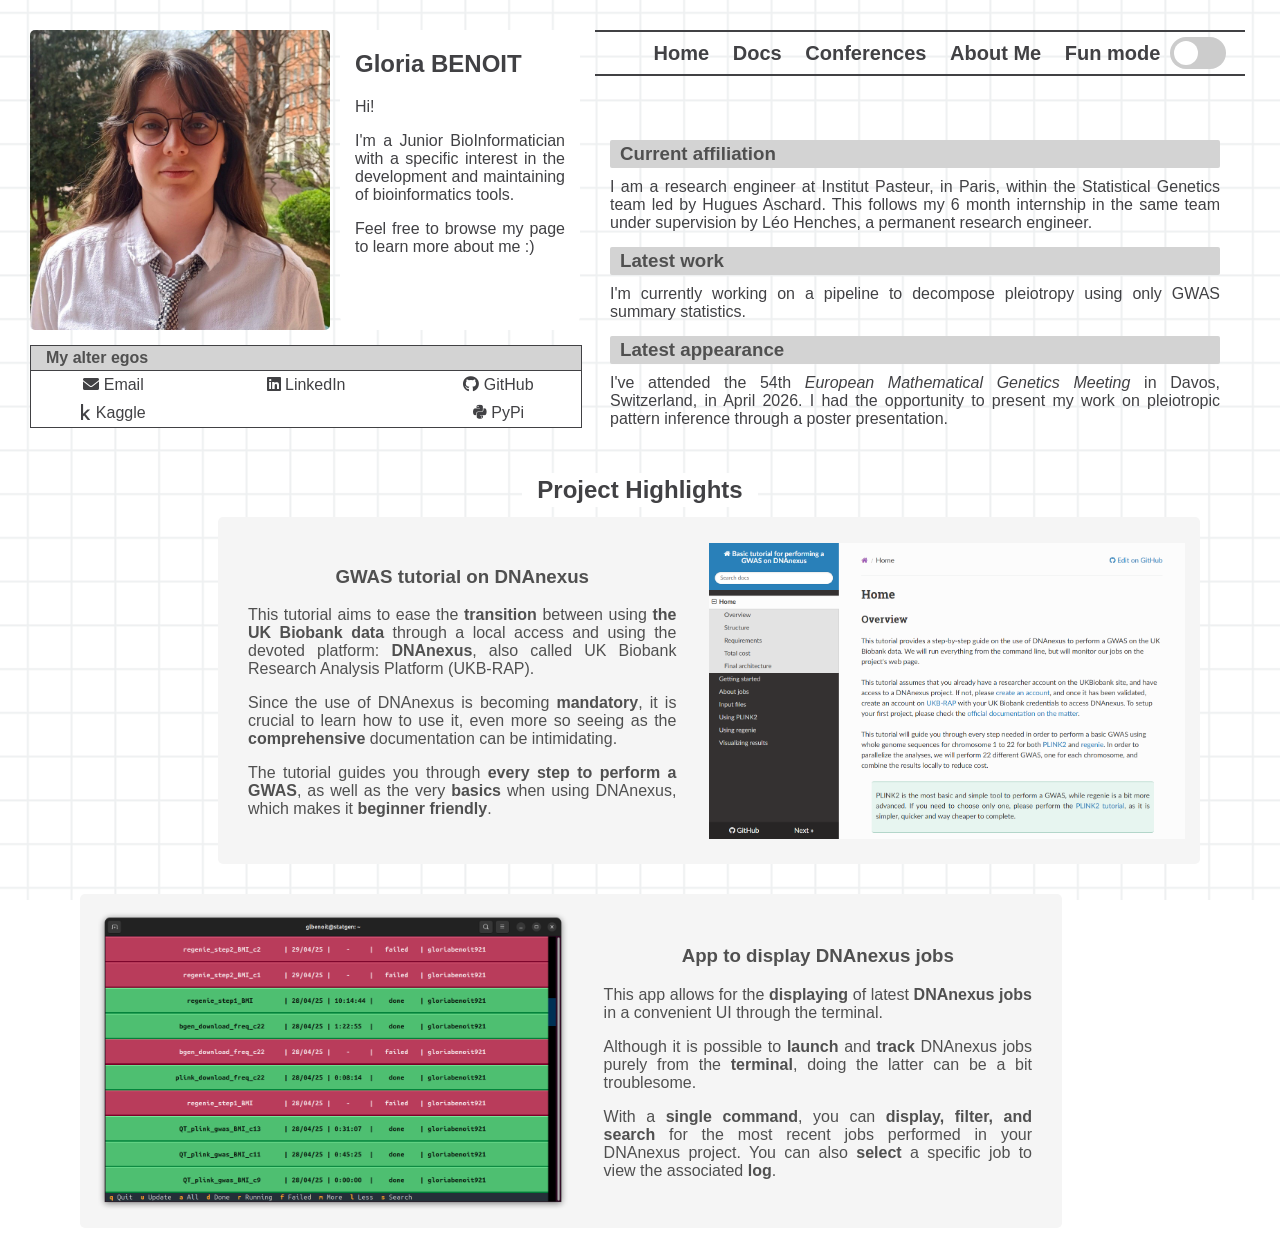
<file: index.html>
<!doctype html>
<html lang="eng">
        <head>
        <meta charset="utf-8">
        <title> Homepage </title>
        <link rel="icon" type="image/x-icon" href="./img/keycap.png">

        <link rel="stylesheet" href="https://cdnjs.cloudflare.com/ajax/libs/font-awesome/6.0.0/css/all.min.css">
        <link rel="stylesheet" href="funmode.css">
        <link rel="stylesheet" href="gifs.css">
        <link rel="stylesheet" href="style.css">
    </head>
    <body>
        <script src="./funmode.js"></script>
        <main>
            <section class="header">
                <div class="header-left">
                    <div class="header-info">
                        <img id="pp" width="300" height="300" src="./img/pp.jpg" alt="Gloria Benoit">
                        <div class="header-description">
                            <h1> Gloria BENOIT </h1>
                            <p> Hi! </p>
                            <p> I'm a Junior BioInformatician with a specific interest in the development and maintaining of bioinformatics tools. </p>
                            <p> Feel free to browse my page to learn more about me :) </p>
                            <img class="gif" id="studying_monkey" alt="Studying monkey gif"" width="50" height="50" src="./gif/studying_monkey.gif">
                        </div>
                    </div>

                    <div class="header-contact">
                        <h4> My alter egos </h4>
                        <div class="header-links">
                            <a href="mailto:gloria.benoit@pasteur.fr" class="profile-link">
                                <i class="fas fa-envelope"></i> Email
                            </a>
                            <a href="https://www.linkedin.com/in/gloria-benoit-bi/" class="profile-link">
                                <i class="fab fa-linkedin"></i> LinkedIn
                            </a>
                            <a href="https://github.com/gloriabenoit" class="profile-link">
                                <i class="fab fa-github"></i> GitHub
                            </a>
                            <a href="https://www.kaggle.com/gloriabenoit" class="profile-link">
                                <i class="fab fa-kaggle"></i> Kaggle
                            </a>
                            <a href="https://pypi.org/user/glbenoit/" class="profile-link">
                                <i class="fab fa-python"></i> PyPi
                            </a>
                        </div>
                    </div>
                </div>
                <div class="header-right">
                    <nav> 
                        <ul class='navbar'>
                            <li><a href='./index.html'> Home </a></li>
                            <li><a href='./documentation.html'> Docs </a></li>
                            <li><a href='./conferences.html'> Conferences </a></li>
                            <li><a href='./about.html'> About Me </a></li>
                            <li>
                                <div class="funmode">
                                    <p>Fun mode</p>
                                    <label class="switch">
                                        <input type="checkbox" id="funCheckbox">
                                        <span class="slider round"></span>
                                    </label>
                                </div>
                            </li>
                        </ul>
                    </nav>
                    <div class="header-news">
                        <div class="news">
                            <h3>Current affiliation</h3>
                            <p>
                                I am a research engineer at Institut Pasteur, in Paris, within the Statistical Genetics team led by Hugues Aschard.
                                This follows my 6 month internship in the same team under supervision by Léo Henches, a permanent research engineer.
                            </p>
                        </div>
                        <div class="news">
                            <h3>Latest work</h3>
                            <p>
                                I'm currently working on a pipeline to decompose pleiotropy using only GWAS summary statistics.
                            </p>
                        </div>
                        <div class="news">
                            <h3>Latest appearance</h3>
                            <p>
                                I've attended the 54th <i>European Mathematical Genetics Meeting</i> in Davos, Switzerland, in April 2026.
                                I had the opportunity to present my work on pleiotropic pattern inference through a poster presentation.
                            </p>
                        </div>
                    </div>
                </div>
            </section>

            <section class="project box-section">
                <h1>Project Highlights</h1>
                <div class="project-entry right">
                    <a href="https://gloriabenoit.github.io/DNAnexus-GWAS/" class="project-content box-basic" target="_blank">
                        <div class="project-info">
                            <h3>GWAS tutorial on DNAnexus</h3>
                            <p>
                                This tutorial aims to ease the <b>transition</b> between using <b>the UK Biobank data</b> through a local access and using the devoted platform: <b>DNAnexus</b>, also called UK Biobank Research Analysis Platform (UKB-RAP).
                            </p>
                            <p>
                                Since the use of DNAnexus is becoming <b>mandatory</b>, it is crucial to learn how to use it, even more so seeing as the <b>comprehensive</b> documentation can be intimidating.
                            </p>
                            <p>
                                The tutorial guides you through <b>every step to perform a GWAS</b>, as well as the very <b>basics</b> when using DNAnexus, which makes it <b>beginner friendly</b>.
                            </p>
                            <img class="gif" id="dancing_computer" alt="Dancing computer gif" src="./gif/dancing_computer.gif">
                        </div>
                        <img src="./img/GWAStutorial.png" alt="Tutorial Main Page">
                    </a>
                </div>

                <div class="project-entry left">
                    <a href="https://pypi.org/project/dxlog/" class="project-content box-basic" target="_blank">
                        <img src="./img/dxlog.png" alt="dxlog Main Page">
                        <div class="project-info">
                            <h3>App to display DNAnexus jobs</h3>
                            <p>
                                This app allows for the <b>displaying</b> of latest <b>DNAnexus jobs</b> in a convenient UI through the terminal.
                            </p>
                            <p>
                                Although it is possible to <b>launch</b> and <b>track</b> DNAnexus jobs purely from the <b>terminal</b>, doing the latter can be a bit troublesome.
                            </p>
                            <p>
                                With a <b>single command</b>, you can <b>display, filter, and search</b> for the most recent jobs performed in your DNAnexus project.
                                You can also <b>select</b> a specific job to view the associated <b>log</b>.
                            </p>
                            <img class="gif" id="terminal_pulse" alt="Terminal pulse gif" src="./gif/terminal_pulse.gif">
                        </div>
                    </a>
                </div>
            </section>

        </main>
    </body>
</html>
</file>
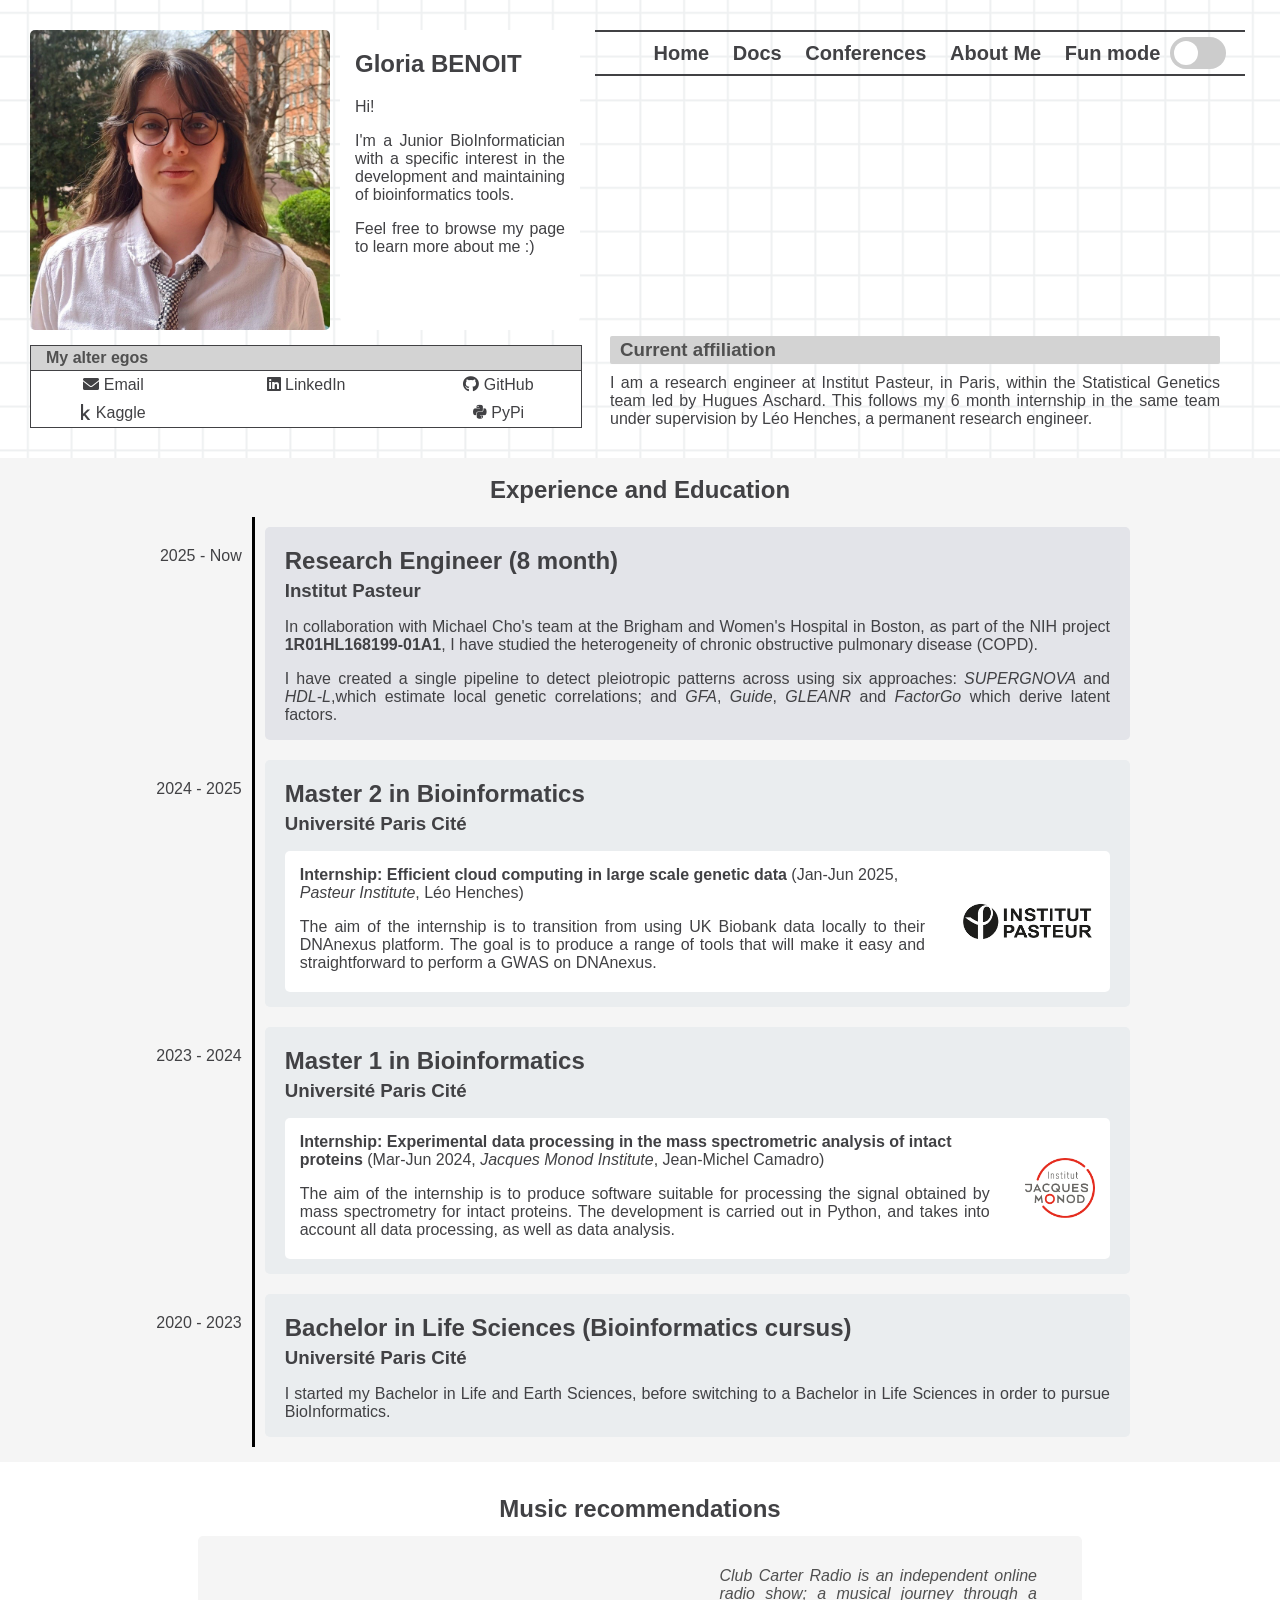
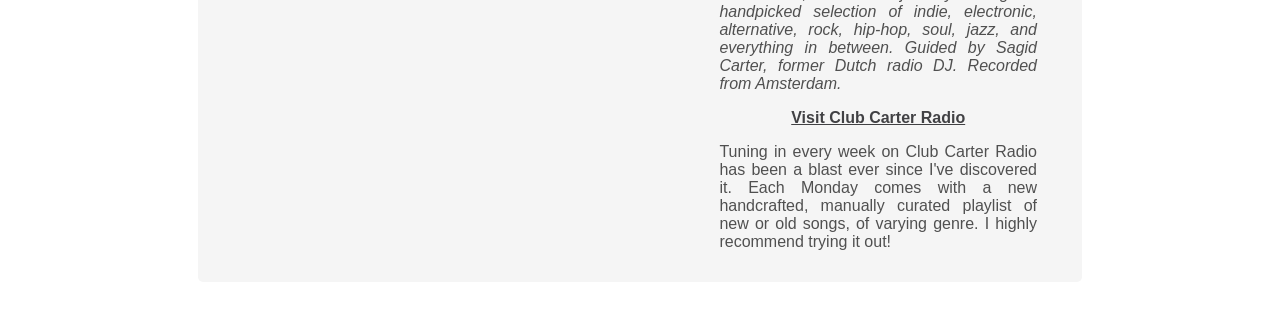
<file: about.html>
<!doctype html>
<html lang="eng">
    <head>
        <meta charset="utf-8">
        <title> About Me </title>
        <link rel="icon" type="image/x-icon" href="./img/keycap.png">

        <link rel="stylesheet" href="https://cdnjs.cloudflare.com/ajax/libs/font-awesome/6.0.0/css/all.min.css">
        <link rel="stylesheet" href="funmode.css">
        <link rel="stylesheet" href="gifs.css">
        <link rel="stylesheet" href="style.css">
    </head>
    <body>
        <script src="./funmode.js"></script>
        <main>
            <section class="header">
                <div class="header-left">
                    <div class="header-info">
                        <img id="pp" width="300" height="300" src="./img/pp.jpg" alt="Gloria Benoit">
                        <div class="header-description">
                            <h1> Gloria BENOIT </h1>
                            <p> Hi! </p>
                            <p> I'm a Junior BioInformatician with a specific interest in the development and maintaining of bioinformatics tools. </p>
                            <p> Feel free to browse my page to learn more about me :) </p>
                            <img class="gif" id="studying_monkey" alt="Studying monkey gif"" width="50" height="50" src="./gif/studying_monkey.gif">
                        </div>
                    </div>

                    <div class="header-contact">
                        <h4> My alter egos </h4>
                        <div class="header-links">
                            <a href="mailto:gloria.benoit@pasteur.fr" class="profile-link">
                                <i class="fas fa-envelope"></i> Email
                            </a>
                            <a href="https://www.linkedin.com/in/gloria-benoit-bi/" class="profile-link">
                                <i class="fab fa-linkedin"></i> LinkedIn
                            </a>
                            <a href="https://github.com/gloriabenoit" class="profile-link">
                                <i class="fab fa-github"></i> GitHub
                            </a>
                            <a href="https://www.kaggle.com/gloriabenoit" class="profile-link">
                                <i class="fab fa-kaggle"></i> Kaggle
                            </a>
                            <a href="https://pypi.org/user/glbenoit/" class="profile-link">
                                <i class="fab fa-python"></i> PyPi
                            </a>
                        </div>
                    </div>
                </div>
                <div class="header-right">
                    <nav> 
                        <ul class='navbar'>
                            <li><a href='./index.html'> Home </a></li>
                            <li><a href='./documentation.html'> Docs </a></li>
                            <li><a href='./conferences.html'> Conferences </a></li>
                            <li><a href='./about.html'> About Me </a></li>
                            <li>
                                <div class="funmode">
                                    <p>Fun mode</p>
                                    <label class="switch">
                                        <input type="checkbox" id="funCheckbox">
                                        <span class="slider round"></span>
                                    </label>
                                </div>
                            </li>
                        </ul>
                    </nav>
                    <div class="header-news">
                        <div class="news">
                            <h3>Current affiliation</h3>
                            <p>
                                I am a research engineer at Institut Pasteur, in Paris, within the Statistical Genetics team led by Hugues Aschard.
                                This follows my 6 month internship in the same team under supervision by Léo Henches, a permanent research engineer.
                            </p>
                        </div>

                        <div class="news funfact">
                            <h3>Fun fact!</h3>
                            <p>
                                I've only started using Visual Studio Code in January 2025. Before that, I was programming the old school way using Notepad++ at home, and gedit in school.
                            </p>
                        </div>
                    </div>
                </div>
            </section>

            <section class="experience large-section box-section">       
                <h1>Experience and Education</h1>
                <!-- Timeline Entry -->
                <div class="experience-entry">
                    <div class="experience-date">2025 - Now</div>
                    <a href="https://research.pasteur.fr/en/team/statistical-genetics/" class="experience-content" target="_blank">
                        <h2>Research Engineer (8 month)</h2>
                        <h3>Institut Pasteur</h3>
                        <p>
                            In collaboration with Michael Cho's team at the Brigham and Women's Hospital in Boston,
                            as part of the NIH project <b>1R01HL168199-01A1</b>,
                            I have studied the heterogeneity of chronic obstructive pulmonary disease (COPD).
                        </p>
                        <p>
                            I have created a single pipeline to detect pleiotropic patterns across using six approaches:  <i>SUPERGNOVA</i>
                            and <i>HDL-L</i>,which estimate local genetic correlations; and <i>GFA</i>, <i>Guide</i>, <i>GLEANR</i> and <i>FactorGo</i>
                            which derive latent factors. 
                        </p>
                    </a>
                </div> 

                <!-- Timeline Entry -->
                <div class="experience-entry">
                    <div class="experience-date">2024 - 2025</div>
                    <a href="https://www.masterbbi.fr/index.html" class="experience-content education" target="_blank">
                        <h2>Master 2 in Bioinformatics</h2>
                        <h3>Université Paris Cité</h3>
                        <p></p>
                        <div class="experience-internship">
                            <div class="experience-description">
                                <b>Internship: Efficient cloud computing in large scale genetic data</b> (Jan-Jun 2025, <i>Pasteur Institute</i>, Léo Henches)
                                <p>The aim of the internship is to transition from using UK Biobank data locally to their DNAnexus platform.
                                    The goal is to produce a range of tools that will make it easy and straightforward to perform a GWAS on DNAnexus.
                                </p>
                            </div>
                            <img src="./img/pasteur_logo.jpg" alt="Institut Pasteur" width="135px">
                        </div>
                    </a>
                </div>

                <!-- Timeline Entry -->
                <div class="experience-entry">
                    <div class="experience-date">2023 - 2024</div>
                    <a href="https://www.masterbbi.fr/index.html" class="experience-content education" target="_blank">
                        <h2>Master 1 in Bioinformatics</h2>
                        <h3>Université Paris Cité</h3>
                        <p></p>
                        <div class="experience-internship">
                            <div class="experience-description">
                                <b>Internship: Experimental data processing in the mass spectrometric analysis of intact proteins</b> (Mar-Jun 2024, <i>Jacques Monod Institute</i>, Jean-Michel Camadro)
                                <p>The aim of the internship is to produce software suitable for processing the signal obtained by mass spectrometry for intact proteins.
                                    The development is carried out in Python, and takes into account all data processing, as well as data analysis.
                                </p>
                            </div>
                            <img src="./img/ijm_logo.png" alt="Institut Jacques Monod" height="60px">
                        </div>
                    </a>
                </div>

                <!-- Timeline Entry -->
                <div class="experience-entry">
                    <div class="experience-date">2020 - 2023</div>
                    <a href="https://odf.u-paris.fr/fr/offre-de-formation/licence-XA/sciences-technologies-sante-STS/sciences-de-la-vie-K2VOD4MO/licence-sciences-de-la-vie-parcours-biologie-informatique-bi-JRM9ZHZ9.html" class="experience-content education" target="_blank">
                        <h2>Bachelor in Life Sciences (Bioinformatics cursus)</h2>
                        <h3>Université Paris Cité</h3>
                        <p>I started my Bachelor in Life and Earth Sciences, before switching to a Bachelor in Life Sciences in order to pursue BioInformatics.</p> 
                    </a>
                </div>
            </section>

            <section class="soundtrack-section box-section">
                <h1>Music recommendations</h1>
                <div class="soundtrack box-basic">
                    <div class="video">
                        <iframe width="100%" height="100%" src="https://www.youtube.com/embed/uU2ngVFyUsM?si=amuEara5XaNT44kz"
                                title="Soundtrack recommendation"
                                frameborder="0" allow="accelerometer; autoplay; clipboard-write;
                                encrypted-media; gyroscope; picture-in-picture; web-share"
                                referrerpolicy="strict-origin-when-cross-origin" allowfullscreen>
                        </iframe>      
                    </div>
                    <div class="soundtrack-info">
                        <p>
                            <i>
                                Club Carter Radio is an independent online radio show;
                                a musical journey through a handpicked selection of indie,
                                electronic, alternative, rock, hip-hop, soul, jazz, and everything in between.
                                Guided by Sagid Carter, former Dutch radio DJ.
                                Recorded from Amsterdam.
                            </i>
                        </p>
                        <div class="soundtrack-link">
                            <a href="https://www.sagidcarter.com/club-carter-radio" target="_blank">Visit Club Carter Radio</a>
                            <img class="gif" id="punk_dj" alt="DJ with a mohawk gif" src="./gif/punk_dj.gif">
                        </div>
                        <p>
                            Tuning in every week on Club Carter Radio has been a blast ever
                            since I've discovered it.
                            Each Monday comes with a new handcrafted, manually curated playlist of new or old songs, of varying genre.
                            I highly recommend trying it out!
                        </p>
                    </div>
                </div>
            </section> 

        </main>
    </body>
</html>
</file>
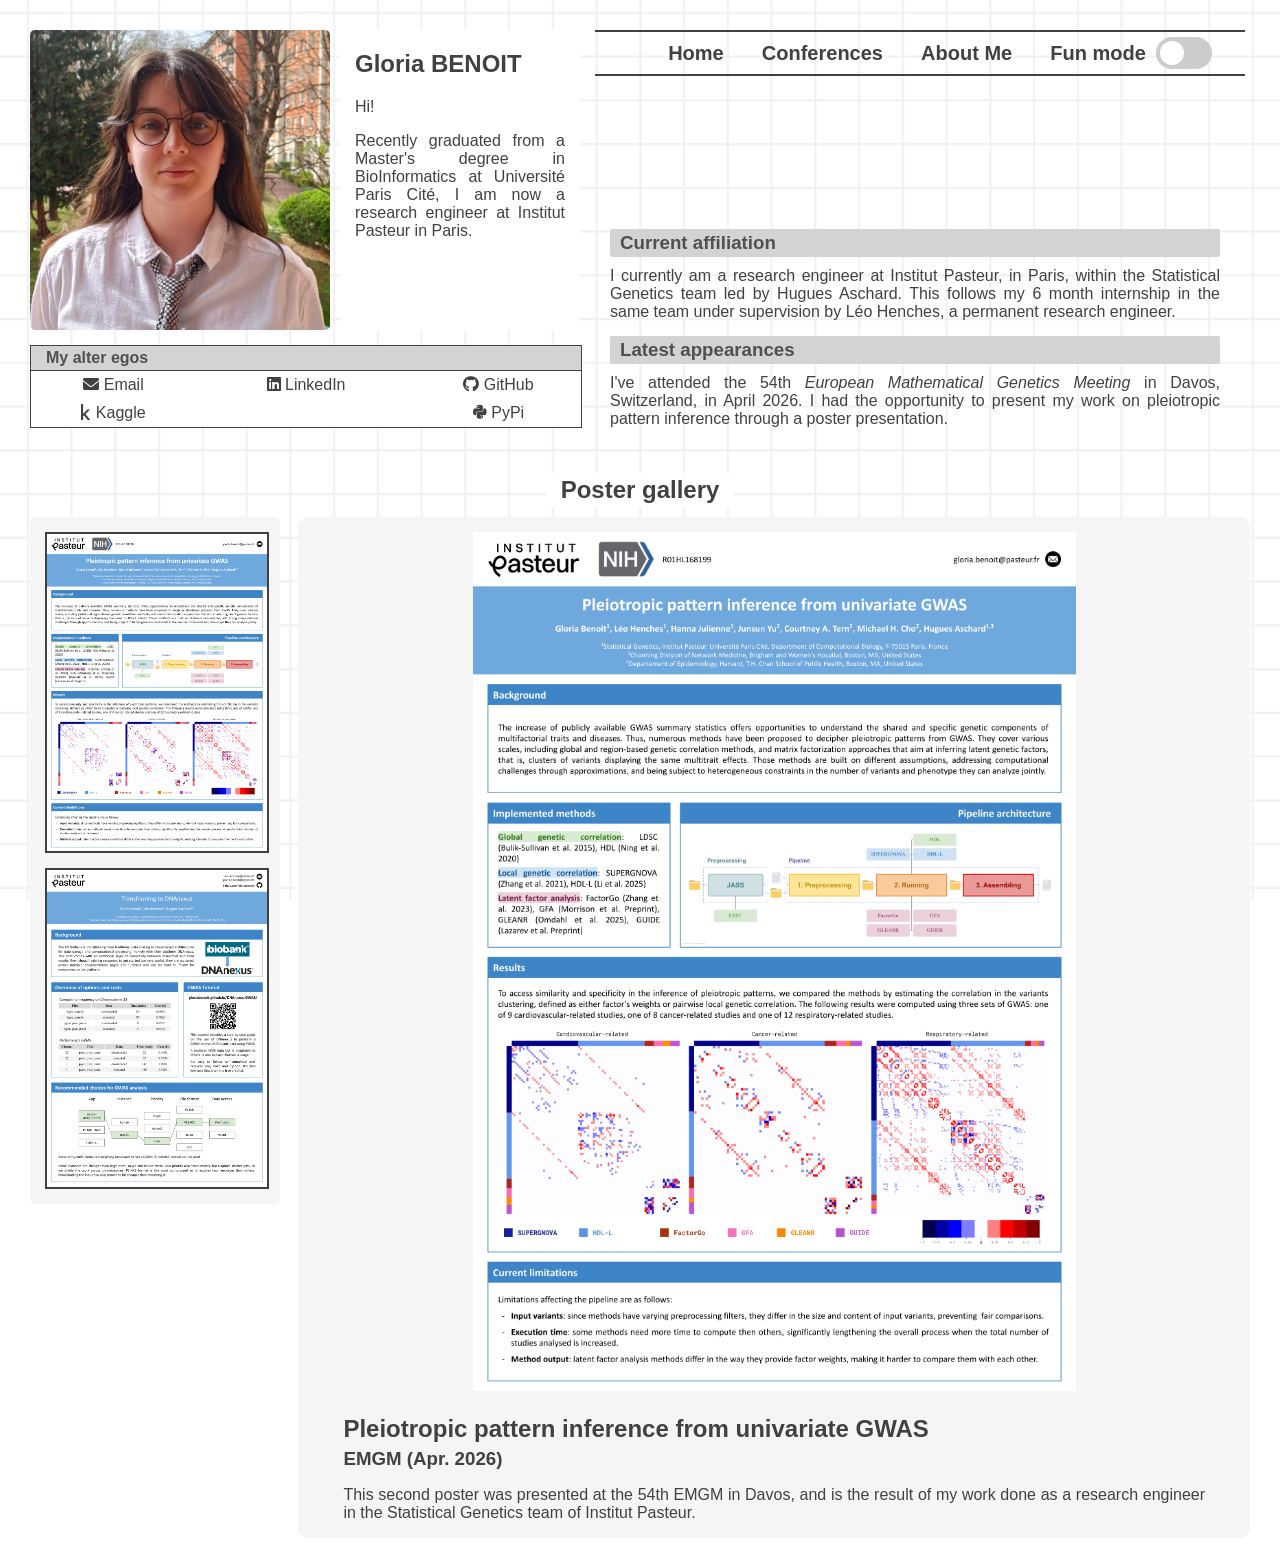
<file: conferences.html>
<!doctype html>
<html lang="eng">
        <head>
        <meta charset="utf-8">
        <title> Poster Gallery </title>
        <link rel="icon" type="image/x-icon" href="./img/keycap.png">

        <link rel="stylesheet" href="https://cdnjs.cloudflare.com/ajax/libs/font-awesome/6.0.0/css/all.min.css">
        <link rel="stylesheet" href="funmode.css">
        <link rel="stylesheet" href="gifs.css">
        <link rel="stylesheet" href="style.css">
    </head>
    <body>
        <script src="./funmode.js"></script>
        <script src="./poster_carousel.js"></script>
        <main>
            <section class="header">
                <div class="header-left">
                    <div class="header-info">
                        <img id="pp" width="300" height="300" src="./img/pp.jpg" alt="Gloria Benoit">
                        <div class="header-description">
                            <h1> Gloria BENOIT </h1>
                            <p> Hi! </p>
                            <p> Recently graduated from a Master's degree in BioInformatics at Université Paris Cité, I am now a research engineer at Institut Pasteur in Paris. </p>
                            <img class="gif" id="studying_monkey" alt="Studying monkey gif"" width="50" height="50" src="./gif/studying_monkey.gif">
                        </div>
                    </div>

                    <div class="header-contact">
                        <h4> My alter egos </h4>
                        <div class="header-links">
                            <a href="mailto:gloria.benoit@pasteur.fr" class="profile-link">
                                <i class="fas fa-envelope"></i> Email
                            </a>
                            <a href="https://www.linkedin.com/in/gloria-benoit-bi/" class="profile-link">
                                <i class="fab fa-linkedin"></i> LinkedIn
                            </a>
                            <a href="https://github.com/gloriabenoit" class="profile-link">
                                <i class="fab fa-github"></i> GitHub
                            </a>
                            <a href="https://www.kaggle.com/gloriabenoit" class="profile-link">
                                <i class="fab fa-kaggle"></i> Kaggle
                            </a>
                            <a href="https://pypi.org/user/glbenoit/" class="profile-link">
                                <i class="fab fa-python"></i> PyPi
                            </a>
                        </div>
                    </div>
                </div>
                <div class="header-right">
                    <nav> 
                        <ul class='navbar'>
                            <li><a href='./index.html'> Home </a></li>
                            <li><a href='./conferences.html'> Conferences </a></li>
                            <li><a href='./about.html'> About Me </a></li>
                            <li>
                                <div class="funmode">
                                    <p>Fun mode</p>
                                    <label class="switch">
                                        <input type="checkbox" id="funCheckbox">
                                        <span class="slider round"></span>
                                    </label>
                                </div>
                            </li>
                        </ul>
                    </nav>
                    <div class="header-news">
                        <div class="news">
                            <h3>Current affiliation</h3>
                            <p>
                                I currently am a research engineer at Institut Pasteur, in Paris, within the Statistical Genetics team led by Hugues Aschard.
                                This follows my 6 month internship in the same team under supervision by Léo Henches, a permanent research engineer.
                            </p>
                        </div>
                        <div class="news">
                            <h3>Latest appearances</h3>
                            <p>
                                I've attended the 54th <i>European Mathematical Genetics Meeting</i> in Davos, Switzerland, in April 2026.
                                I had the opportunity to present my work on pleiotropic pattern inference through a poster presentation.
                            </p>
                        </div>
                    </div>
                </div>
            </section>
            
            <section class="posters box-section">
                <h1>Poster gallery</h1>
                <div class="gallery">
                    <div class="carousel">
                        <div class="entry" data-target="#emgm_26">
                            <img src="./img/poster_emgm_26.png" alt="Choose EMGM 2026 poster">
                        </div>
                        <div class="entry" data-target="#emgm_25">
                            <img src="./img/poster_emgm_25.png" alt="Choose EMGM 2025 poster">
                        </div>
                    </div>

                    <div class="highlight">
                        <img class="gif" id="hanging_painter" alt="Painter hanging from scaffolding gif" src="./gif/hanging_painter.gif">
                        <div id="emgm_26" class="entry active">
                            <img src="./img/poster_emgm_26.png" alt="Poster for EMGM 2026">
                            <div class="entry-info">
                            <h2>Pleiotropic pattern inference from univariate GWAS</h2>
                            <h3>EMGM (Apr. 2026)</h3>
                            <p>
                                This second poster was presented at the 54th EMGM in Davos, and is the result of my work done as a research engineer in the Statistical Genetics team of Institut Pasteur.
                            </p>
                            </div>
                        </div>
                        
                        <div id="emgm_25" class="entry">
                            <img src="./img/poster_emgm_25.png" alt="Poster for EMGM 2025">
                            <div class="entry-info">
                            <h2>Transitioning to DNAnexus</h2>
                            <h3>EMGM (Apr. 2025), ISHG (May 2025) & INCEPTION Symposium (Nov. 2025)</h3>
                            <p>
                                This poster is the first poster I ever made!
                                It's the result of my 6 month internship project, done at Intistut Pasteur under the supervision of Leo Henches.
                                I presented it along with Leo Henches at the 53th EMGM in Brest, then alone at the ISHG and the INCEPTION Symposium, both in Paris.
                            </p>
                            </div>
                        </div>
                    </div>
                </div>
            </section>
        </main>
    </body>
</html>
</file>
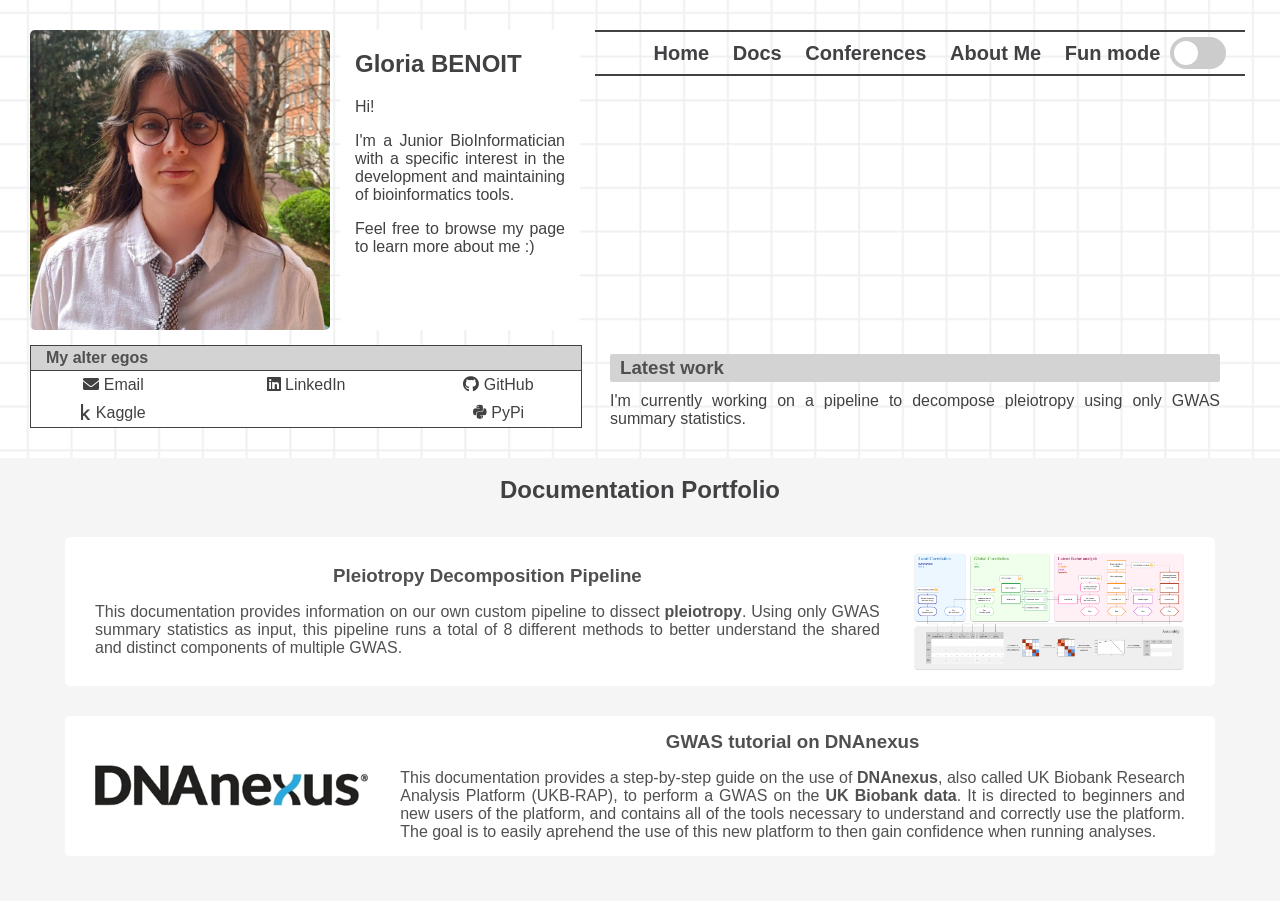
<file: documentation.html>
<!doctype html>
<html lang="eng">
        <head>
        <meta charset="utf-8">
        <title> Homepage </title>
        <link rel="icon" type="image/x-icon" href="./img/keycap.png">

        <link rel="stylesheet" href="https://cdnjs.cloudflare.com/ajax/libs/font-awesome/6.0.0/css/all.min.css">
        <link rel="stylesheet" href="funmode.css">
        <link rel="stylesheet" href="gifs.css">
        <link rel="stylesheet" href="style.css">
    </head>
    <body>
        <script src="./funmode.js"></script>
        <main>
            <section class="header">
                <div class="header-left">
                    <div class="header-info">
                        <img id="pp" width="300" height="300" src="./img/pp.jpg" alt="Gloria Benoit">
                        <div class="header-description">
                            <h1> Gloria BENOIT </h1>
                            <p> Hi! </p>
                            <p> I'm a Junior BioInformatician with a specific interest in the development and maintaining of bioinformatics tools. </p>
                            <p> Feel free to browse my page to learn more about me :) </p>
                            <img class="gif" id="studying_monkey" alt="Studying monkey gif"" width="50" height="50" src="./gif/studying_monkey.gif">
                        </div>
                    </div>

                    <div class="header-contact">
                        <h4> My alter egos </h4>
                        <div class="header-links">
                            <a href="mailto:gloria.benoit@pasteur.fr" class="profile-link">
                                <i class="fas fa-envelope"></i> Email
                            </a>
                            <a href="https://www.linkedin.com/in/gloria-benoit-bi/" class="profile-link">
                                <i class="fab fa-linkedin"></i> LinkedIn
                            </a>
                            <a href="https://github.com/gloriabenoit" class="profile-link">
                                <i class="fab fa-github"></i> GitHub
                            </a>
                            <a href="https://www.kaggle.com/gloriabenoit" class="profile-link">
                                <i class="fab fa-kaggle"></i> Kaggle
                            </a>
                            <a href="https://pypi.org/user/glbenoit/" class="profile-link">
                                <i class="fab fa-python"></i> PyPi
                            </a>
                        </div>
                    </div>
                </div>
                <div class="header-right">
                    <nav> 
                        <ul class='navbar'>
                            <li><a href='./index.html'> Home </a></li>
                            <li><a href='./documentation.html'> Docs </a></li>
                            <li><a href='./conferences.html'> Conferences </a></li>
                            <li><a href='./about.html'> About Me </a></li>
                            <li>
                                <div class="funmode">
                                    <p>Fun mode</p>
                                    <label class="switch">
                                        <input type="checkbox" id="funCheckbox">
                                        <span class="slider round"></span>
                                    </label>
                                </div>
                            </li>
                        </ul>
                    </nav>
                    <div class="header-news">
                        <div class="news">
                            <h3>Latest work</h3>
                            <p>
                                I'm currently working on a pipeline to decompose pleiotropy using only GWAS summary statistics.
                            </p>
                        </div>
                        <div class="news funfact">
                            <h3>Fun fact!</h3>
                            <p>
                                Although theses tutorials are written to share with the public, they are also super useful to me!
                                I find myself constantly looking for my own advice.
                            </p>
                        </div>
                    </div>
                </div>
            </section>

            <section class="documentation large-section box-section"> 
                <h1>Documentation Portfolio</h1>

                <div class="doc-entry">
                    <a href="https://gloriabenoit.github.io/PDP-Docs/" class="doc-content box-basic" target="_blank">
                        <div class="doc-info">
                            <h3>Pleiotropy Decomposition Pipeline</h3>
                            <p>
                                This documentation provides information on our own custom pipeline to dissect <b>pleiotropy</b>.
                                Using only GWAS summary statistics as input, this pipeline runs a total of 8 different methods to better understand the shared and distinct components of multiple GWAS.
                            </p>
                        </div>
                        <img src="./img/pdp_architecture.png" alt="PDP Architecture">
                    </a>
                </div>

                <div class="doc-entry">
                    <a href="https://gloriabenoit.github.io/DNAnexus-GWAS/" class="doc-content box-basic" target="_blank">
                        <img src="./img/dnanexus_logo.png" alt="DNAnexus logo">
                        <div class="doc-info">
                            <h3>GWAS tutorial on DNAnexus</h3>
                            <p>
                                This documentation provides a step-by-step guide on the use of <b>DNAnexus</b>, also called UK Biobank Research Analysis Platform (UKB-RAP), to perform a GWAS on the <b>UK Biobank data</b>.
                                It is directed to beginners and new users of the platform, and contains all of the tools necessary to understand and correctly use the platform. 
                                The goal is to easily aprehend the use of this new platform to then gain confidence when running analyses.
                            </p>
                        </div>
                    </a>
                </div>
            </section>

        </main>
    </body>
</html>
</file>
<file: funmode.css>
/* COMMON STUFF */
/* Basics */
.funmode {
  display: flex;
  flex-direction: row;
  align-items: center;
}

.funmode p {
  padding-right: 10px;
  margin: 0;
}

.fun .funmode {
  color: pink;
}


/* Toggle switch */
.switch {
  position: relative;
  display: inline-block;
  width: 56px;
  height: 32px;
}

.switch input {
  opacity: 0;
  width: 0;
  height: 0;
}

.slider {
  position: absolute;
  cursor: pointer;
  top: 0;
  left: 0;
  right: 0;
  bottom: 0;
  background-color: #ccc;
  -webkit-transition: .4s;
  transition: .4s;
}

.slider:before {
  position: absolute;
  content: "";
  height: 24px;
  width: 24px;
  left: 4px;
  bottom: 4px;
  background-color: white;
  -webkit-transition: .4s;
  transition: .4s;
}

input:checked + .slider {
  background-color: pink;
}

input:focus + .slider {
  box-shadow: 0 0 1px pink;
}

input:checked + .slider:before {
  -webkit-transform: translateX(24px);
  -ms-transform: translateX(24px);
  transform: translateX(24px);
}

.slider.round {
  border-radius: 32px;
}

.slider.round:before {
  border-radius: 50%;
}

/* News */
.funfact{
  display: none;
}

.fun .funfact{
  display: block;
}

/* HOMEPAGE */
.fun #pp {
  content:url("./img/pp_fun.jpg");
}

body.fun {
  background-image: url("./img/grid_fun.png");
  background-size: 640px 640px;
}

.fun .box-basic {
  color: #bd632f;
  background-color: #fcf5ef;
}

.fun .header-contact h4 {
  background: #ffd6a0;
  color: #bd632f;
}

.fun .news h3 {
  background: #ffd6a0;
  color: #bd632f;
}

/* DOCUMENTATION */
.fun .doc-content {
  color: #414144;
}


/* CONFERENCES */
/* Poster gallery */
.fun .gallery .carousel {
  background: #fcf5ef;
}

.fun .gallery .highlight {
  background: #fcf5ef;
  color: #bd442f;
}

/* ABOUT ME */
/* Experiences */
.fun .large-section {
  background-color: #fcf5ef;
}

.fun .experience-content {
  background-color: #f7e8db;
}

.fun .experience-content.education {
  background-color: #f7eddb;
}

/* Soundtrack */
.fun .soundtrack-info a {
  color: #bd442f;
}
</file>
<file: gifs.css>
.gif {
  display: none;
}

.fun .gif{
  display: block;
}

#studying_monkey {
  position: absolute;
  bottom: 0;
  right: 0;
  padding: 5px;
}

#hanging_painter {
    position: absolute;
    top: 0;
    height: 200px;
    width: auto;
    right: 30%;
}

#dancing_computer {
    width: 40%;
}

#terminal_pulse {
    width: 50%;
}

#punk_dj {
    width: 70%;
}

@media (orientation: portrait) {
  #studying_monkey {
    padding: 15px;
    height: 75px;
    width: 75px;
  }
}
</file>
<file: style.css>
/* COMMON STUFF */
/* Basics */
body {
  font-family: Helvetica, sans-serif;
  color: #414144;
  background-image: url("./img/grid.png");
  background-repeat: repeat;
  background-attachment:fixed;
  background-position: center;
  background-size: 350px 350px;
  margin: 0;
  padding: 0;
}

p {
  text-align: justify;
}

.box-section {
  text-align: center;
  margin: 15px;
  padding: 15px;
  display: flex;
  flex-direction: column;
  align-items: center;
}

.box-section h1 {
  background: white;
  padding: 3px 15px;
  margin: 0 0 10px 0;
  display: inline-flex;
}

.box-basic {
  color: #505050;
  background-color: whitesmoke;
  border-radius: 5px;
  text-decoration: none;
}

.box-basic:hover {
  box-shadow: 0px 0px 10px rgba(122, 122, 122, 0.2);
  transform: scale(1.01);
}

.large-section {
  background-color: whitesmoke;
  width: auto;
  display: flex;
  flex-direction: column;
  justify-content: center;
}

.large-section h1 {
  background: none;
}

.large-section.box-section {
  text-align: center;
  margin: 15px 0;
}


/* Navigation bar */
nav {
  display: flex;
  align-items: flex-start;
  border-top: solid 2px #414144;
  border-bottom: solid 2px #414144;
  width: 100%;
  font-weight: bold;
  font-size: 1.25em;
  padding: 5px;
}

.navbar{
	margin: 0;
	display: flex;
	align-items: center;
	justify-content: space-evenly;
  width: 100%;
}
.navbar li{
	display: inline;
	margin: 0 10px;
	text-align: center;
}

li a {
	color: #414144;
}

li a:link, a:visited, a:active {
	text-decoration: none;
}


/* Header */
.header {
  display: flex;
  justify-content: space-between;
  margin: 15px;
  padding: 15px;
}


/* Left panel */
.header-left {
  padding-right: 15px;
  width: 35%;
  min-width: 550px;
}

.header-info {
  display: flex;
  width: 100%;
}

.header-info img {
  border-radius: 5px;
}

.header-description {
  padding: 0 15px;
  background: white;
  border-radius: 15px;
  margin-left: 10px;
  height: 300px;
  position: relative;
}

.header-contact {
  background: white;
  margin-top: 15px;
  border: solid 1px #414144;
  width: 100%;
}

.header-contact h4 {
  margin: 0;
  background: lightgray;
  padding: 3px 0 3px 15px;
  border-bottom: solid 1px #414144;
  color: #505050;
}

.header-links {
  display: flex;
  flex-direction: row;
  flex-wrap: wrap;
  justify-content: space-between;
}

.header-links a {
  width: 30%;
  padding: 5px 0;
  text-align: center;
  text-decoration: none;
  color: #414144;
}


/* Right panel */
.header-right {
  width: 60%;
  padding-right: 15px;
  display: flex;
  justify-content: space-between;
  flex-direction: column;
}

.news {
  padding: 15px 15px 0;
}

.news h3 {
  background: lightgray;
  color: #505050;
  margin: 0;
  padding: 3px 0 3px 10px;
  border-radius: 2px;
}
.news p {
 margin: 10px 0 0; 
}

/* HOMEPAGE */
/* Project highlights */
.project .project-entry {
  display: flex;
  margin: 0 50px 30px;
}

.project-entry.right {
  justify-content: end;
}

.project-entry.left {
  justify-content: start;
}

.project .project-entry:last-child {
  margin-bottom: 0;
}

.project-content {
  display: flex;
  justify-content: space-between;
  padding: 15px;
  width: 85%;
  align-items: center;
}

.project-content img {
  width: 50%;
}

.project-info {
  padding: 15px;
  width: 45%;
  display: flex;
  flex-direction: column;
  align-items: center;
}

.project-info p {
  margin-top: 0;
}

/* DOCUMENTATIONS */
.documentation h1 {
  margin-bottom: 30px;
}

.documentation .doc-entry {
  display: flex;
  margin: 0 50px 30px;
}

.doc-content {
  display: flex;
  justify-content: space-between;
  padding: 15px 30px;
  align-items: center;
  background-color: white !important;
}

.doc-content img {
  width: 25%;
}

.doc-info {
  /* padding-right: 30px; */
  display: flex;
  flex-direction: column;
  align-items: center;
  width: 72%;
}

.doc-info h3 {
  margin: 0;
}

.doc-info p {
  margin-bottom: 0;
}

/* CONFERENCES */
.posters .gallery {
  width: 100%;
  display: flex;
  justify-content: space-between;
}

.gallery .carousel {
  width: 18%;
  height: fit-content;
  padding: 15px;
  border-radius: 5px;
  display: flex;
  flex-direction: column;
}

.carousel .entry {
  aspect-ratio: 1 / 1;
  width: 100%;
  height: min-content;
  margin-bottom: 15px;
  border: solid 2px #414144;
}

.carousel .entry:last-child {
  margin-bottom: 0;
}

.carousel .entry img {
  width: 100%;
  height: 100%;
  object-fit: cover;
}

.gallery .carousel {
  background: whitesmoke;
}

.gallery .highlight {
  border-radius: 10px;
  width: 78%;
  background: whitesmoke;
  position: relative;
}

.highlight .entry {
  display: none;
  padding: 15px 45px 0;
}

.highlight .entry.active {
  display: block;
}

.highlight img {
  width: 70%;
}

.highlight .entry-info {
  text-align: justify;
}

.entry-info  h2{
  margin-bottom: 0;
}

.entry-info  h3{
  padding-top: 5px;
  margin: 0;
}

/* ABOUT ME */
/* Experiences */
.experience-entry {
  display: flex;
  justify-content: space-between;
  max-width: 1300px;
  width: 80%;
  margin: 0 auto;
}

.experience-entry  h2{
  margin-bottom: 0;
}

.experience-entry  h3{
  padding-top: 5px;
  margin: 0;
}

.experience-entry a {
  text-decoration: none;
}

.experience-date {
  width: 10%;
  border-right: solid 3px black;
  padding: 30px 10px;
  text-align: end;
}

.experience-content {
  background-color: #e3e4e9;
  text-decoration: none;
  color: #414144;
  width: 90%;
  padding: 0 20px;
  border-radius: 5px;
  margin: 10px;
  text-align: start;
}

.experience-content.education {
  background-color: #eaedef;
}

.experience-content:hover {
  box-shadow: 0px 0px 10px rgba(122, 122, 122, 0.2);
  transform: scale(1.005);
}

.experience-internship {
  background-color: white;
  border-radius: 5px;
  padding: 15px;
  margin-bottom: 15px;
  display: flex;
  justify-content: space-between;
  align-items: center;
}

.experience-description {
  padding-right: 35px;
}

.experience-description p {
  margin-bottom: 5px;
}

.experience-year {
  display: flex;
  justify-content: space-between;
  margin-bottom: 15px;
  text-align: center;
}

.experience-year h4 {
  margin-top: 5px;
}

.experience-year p {
  margin: 5px 0;
}

.experience-year .first_second {
  width: 66%;
}

.experience-year .third {
  width: 33%;
}

.experience-year * {
  background-color: white;
  border-radius: 5px;
  margin: 0;
}


/* Soundtrack */
.soundtrack-section {
  display: flex;
  flex-direction: column;
  align-items: center;
}

.soundtrack-section h1 {
  background: white;
  padding: 3px 15px;
}

.soundtrack {
  width: 70%;
  display: flex;
  align-items: center;
  padding: 15px;
}

.soundtrack .video {
  width: 60%;
  aspect-ratio: 16 / 9;
}

.soundtrack-info {
  width: 40%;
  text-align: center;
  padding: 0 30px;
  display: flex;
  flex-direction: column;
  align-items: center;
}

.soundtrack-info a {
  color: #414144;
  font-weight: bold;
}

.soundtrack-link {
  display: flex;
  align-items: center;
}

/* VERTICAL MODE */
@media (orientation: portrait) {
  /* COMMON STUFF */
  html {
    font-size: 22px;
  }
  
  /* Header */
  .header {
    flex-direction: column;
  }

  .header-left {
    padding-right: 0;
    padding-bottom: 15px;
    width: 100%;
  }

  .header-right {
    width: 100%;
    padding-right: 0;
  }

  /* HOMEPAGE */
  .right .project-content {
    flex-direction: column;
  }

  .left .project-content {
    flex-direction: column-reverse;
  }

  .project-content img {
    width: 80%;
  }

  .project-info {
    padding: 0 15px 15px;
    width: 90%;
  }

  /* CONFERENCES */
  .posters .gallery {
    flex-direction: column;
  }

  .gallery .carousel {
    height: 200px;
    width: fit-content;
    display: flex;
    flex-direction: row;
    margin-bottom: 15px;
  }

  .carousel .entry {
    aspect-ratio: 1 / 1;
    height: 100%;
    width: min-content;
    margin-right: 15px;
    margin-bottom: 0;
  }

  .carousel .entry:last-child {
    margin-right: 0;
  }

  .gallery .highlight {
    width: 100%;
  }

  .highlight img {
    width: 90%;
  }

  /* ABOUT ME */
  /* Experiences */
  .experience-internship {
    flex-direction: column;
  }

  .experience-internship img {
    padding-top: 5px;
  }

  /* Music recommandation */
  .soundtrack {
    flex-direction: column;
    width: 80%;
  }

  .soundtrack .video {
    width: 90%;
  }

  .soundtrack-info {
    width: 90%;
    text-align: center;
    padding: 15px 30px 0;
  }
}
</file>
